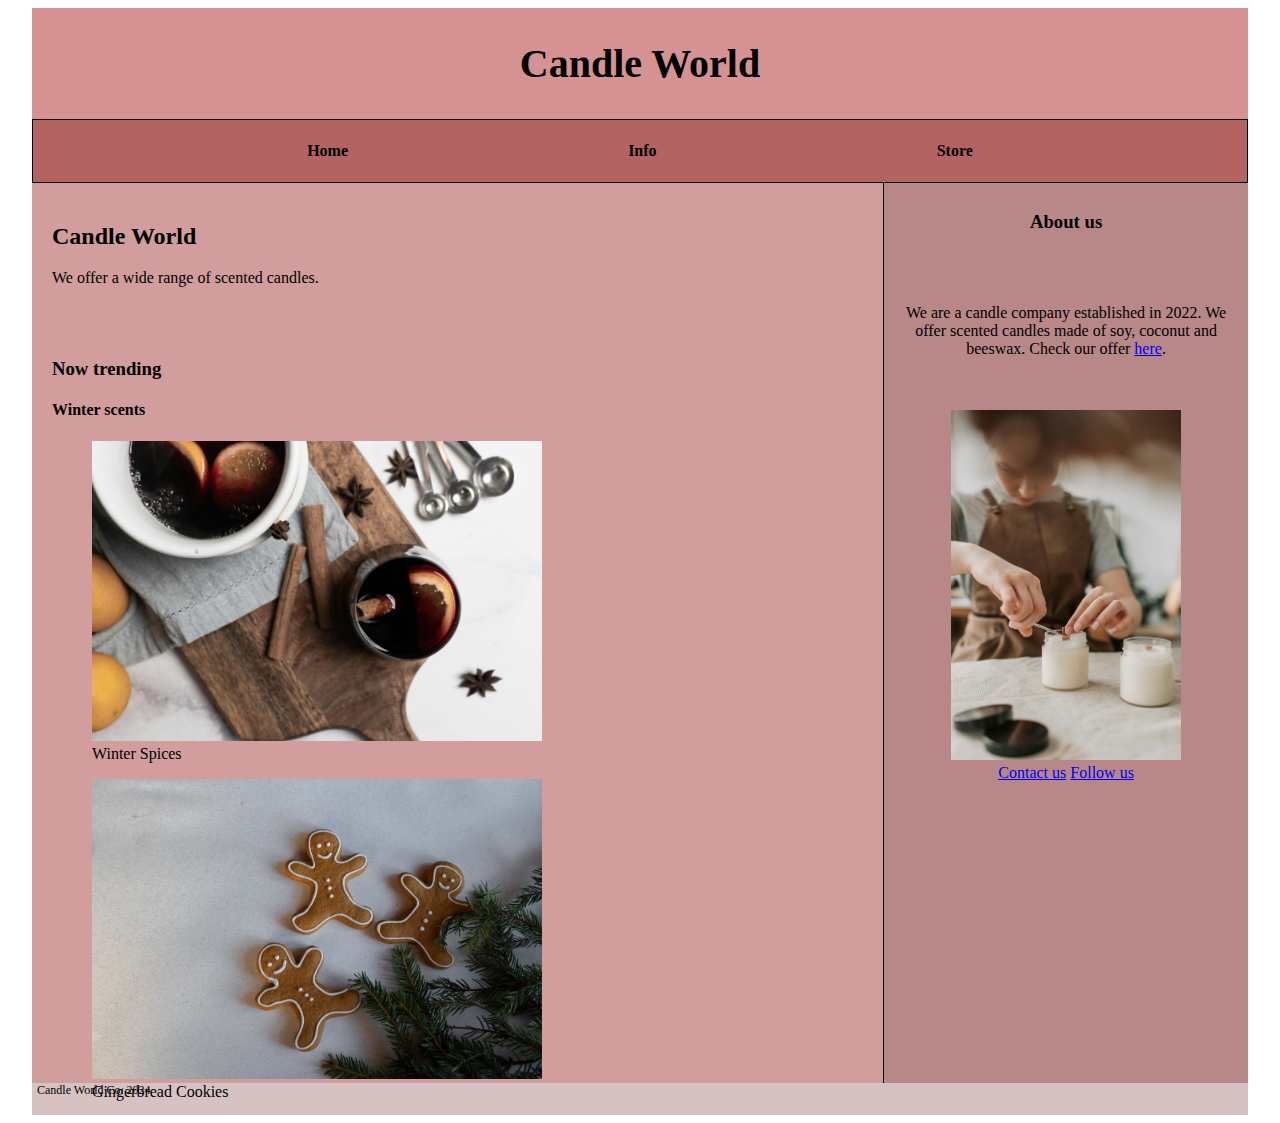
<file: 5B/index.html>
<!DOCTYPE html>
<html lang="en">
<head>
<title>Candle World</title>
<meta charset="utf-8">
<meta name="viewport" content="width=device-width, initial-scale=1">
<link rel="stylesheet" href="style.css">
</head>
<body>

<div id="header">
  <h1>Candle World</h1>
</div>


  <div id="nav">
    <ul>
      <li><a href="index.html">Home</a></li>
      <li><a href="info.html">Info</a></li>
      <li><a href="store.html">Store</a></li>
    </ul>
</div>
  
  <div id="section">
    <h2>Candle World</h2><p>We offer a wide range of scented candles.</p>
    <br><br>
    <h3>Now trending</h3>
    <h4>Winter scents</h4>
    

    <figure><img src="winterspices.jpg" alt="Winter Spices" height="300" width="450"><figcaption>Winter Spices</figcaption></figure>
    <figure><img src="gingerbread.jpeg" alt="Gingerbread Cookies" height="300" width="450"><figcaption>Gingerbread Cookies</figcaption></figure>
</div>
  
  <div id="aside">
    <h3>About us</h3><br><br><p>We are a candle company established in 2022. We offer scented candles made of soy, coconut and beeswax. Check our offer <a href="store.html">here</a>.</p>
    <br><br>
    <img src="aboutus.jpg" alt="Candle making" id="image"><br>
    <a href="mailto:candle@world.com">Contact us</a>
    <a href="https://www.instagram.com/">Follow us</a>

</div>


<div id="footer">
  <p>Candle World Co. 2024</p>
</div>

</body>
</html>
</file>
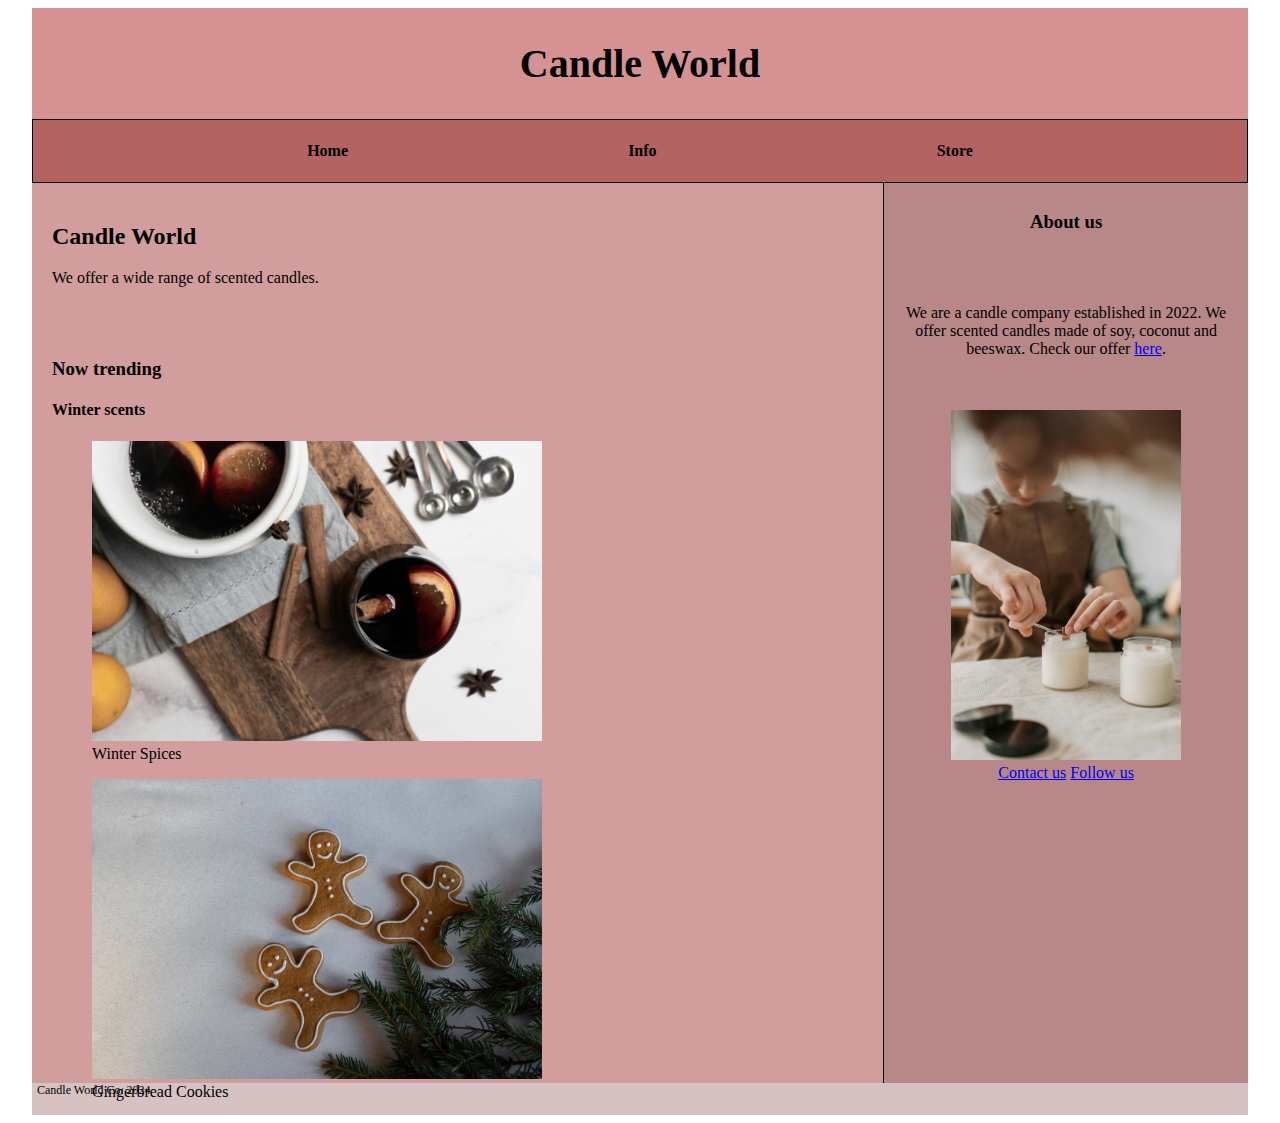
<file: 6B/index.html>
<!DOCTYPE html>
<html lang="en">
<head>
<title>Candle World</title>
<meta charset="utf-8">
<meta name="viewport" content="width=device-width, initial-scale=1">
<link rel="stylesheet" href="style.css">
</head>
<body>

<div id="header">
  <h1>Candle World</h1>
</div>


  <div id="nav">
    <ul>
      <li><a href="index.html">Home</a></li>
      <li><a href="second.html">Info</a></li>
      <li><a href="third.html">Store</a></li>
    </ul>
</div>
  
  <div id="section">
    <h2>Candle World</h2><p>We offer a wide range of scented candles.</p>
    <br><br>
    <h3>Now trending</h3>
    <h4>Winter scents</h4>
    

    <figure><img src="winterspices.jpg" alt="Winter Spices" height="300" width="450"><figcaption>Winter Spices</figcaption></figure>
    <figure><img src="gingerbread.jpeg" alt="Gingerbread Cookies" height="300" width="450"><figcaption>Gingerbread Cookies</figcaption></figure>
</div>
  
  <div id="aside">
    <h3>About us</h3><br><br><p>We are a candle company established in 2022. We offer scented candles made of soy, coconut and beeswax. Check our offer <a href="store.html">here</a>.</p>
    <br><br>
    <img src="aboutus.jpg" alt="Candle making" id="image"><br>
    <a href="mailto:candle@world.com">Contact us</a>
    <a href="https://www.instagram.com/">Follow us</a>

</div>


<div id="footer">
  <p>Candle World Co. 2024</p>
</div>

</body>
</html>
</file>
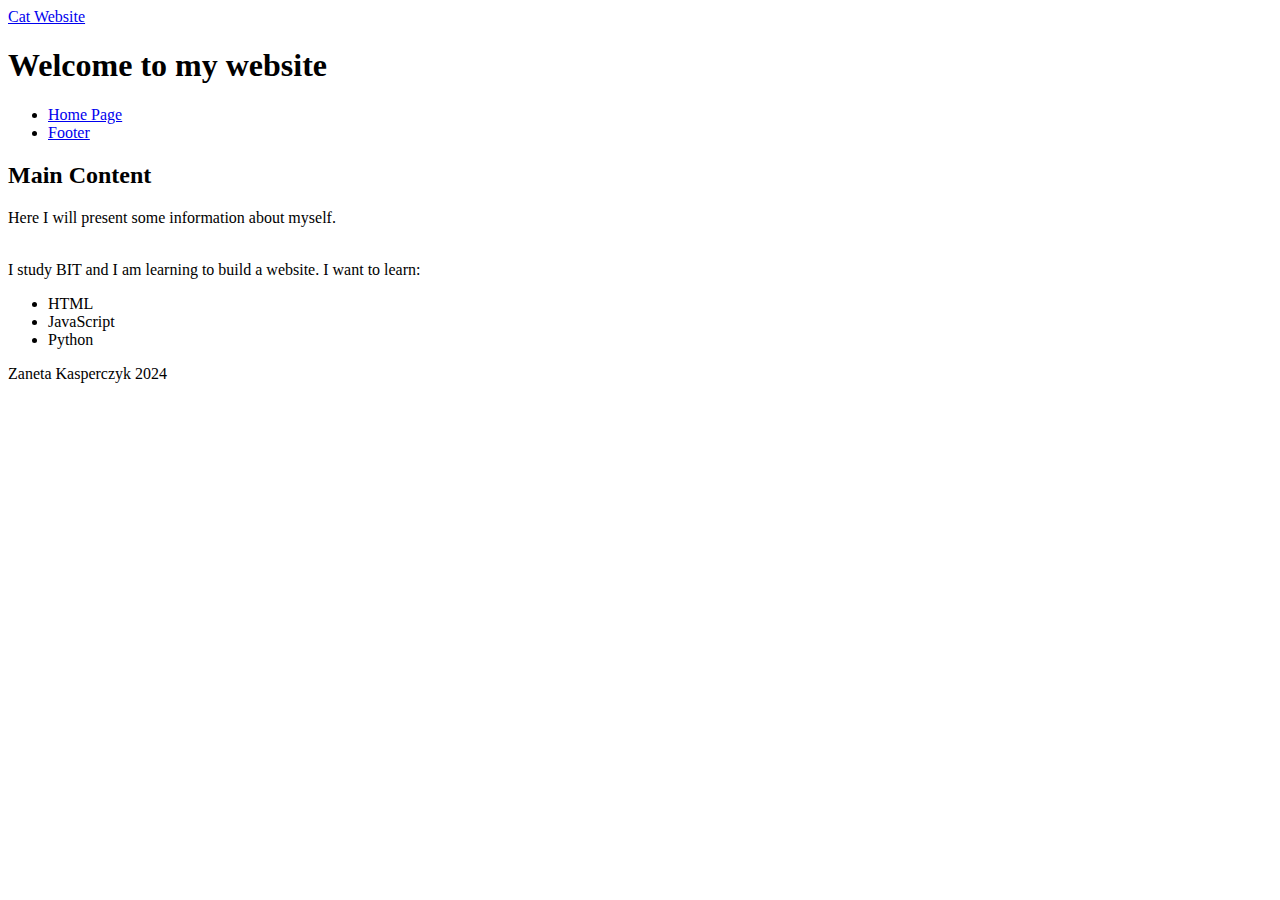
<file: Module4B/index.html>
<!DOCTYPE html>
<html lang="en">
<head>
    <meta charset="UTF-8">
    <meta name="viewport" content="width=device-width, initial-scale=1.0">
    <title>My website</title>
</head>
<body>
<a href="second.html">Cat Website</a>
    <header>
        <h1>Welcome to my website</h1>
    </header>
    <nav>
        <ul>
            <li><a href="#main-content">Home Page</a></li>
            <li><a href="#footer">Footer</a></li>
        </ul>
    </nav>
    <main id="main-content">
        <h2>Main Content</h2>
        <p>Here I will present some information about myself.</p><br>
        I study BIT and I am learning to build a website. I want to learn:<br>
        <ul>
            <li>HTML</li>
            <li>JavaScript</li>
            <li>Python</li>
        </ul>
    </main>




    
    <footer id="footer">
        <p>Zaneta Kasperczyk 2024</p>
    </footer>
</body>
</html>
</file>
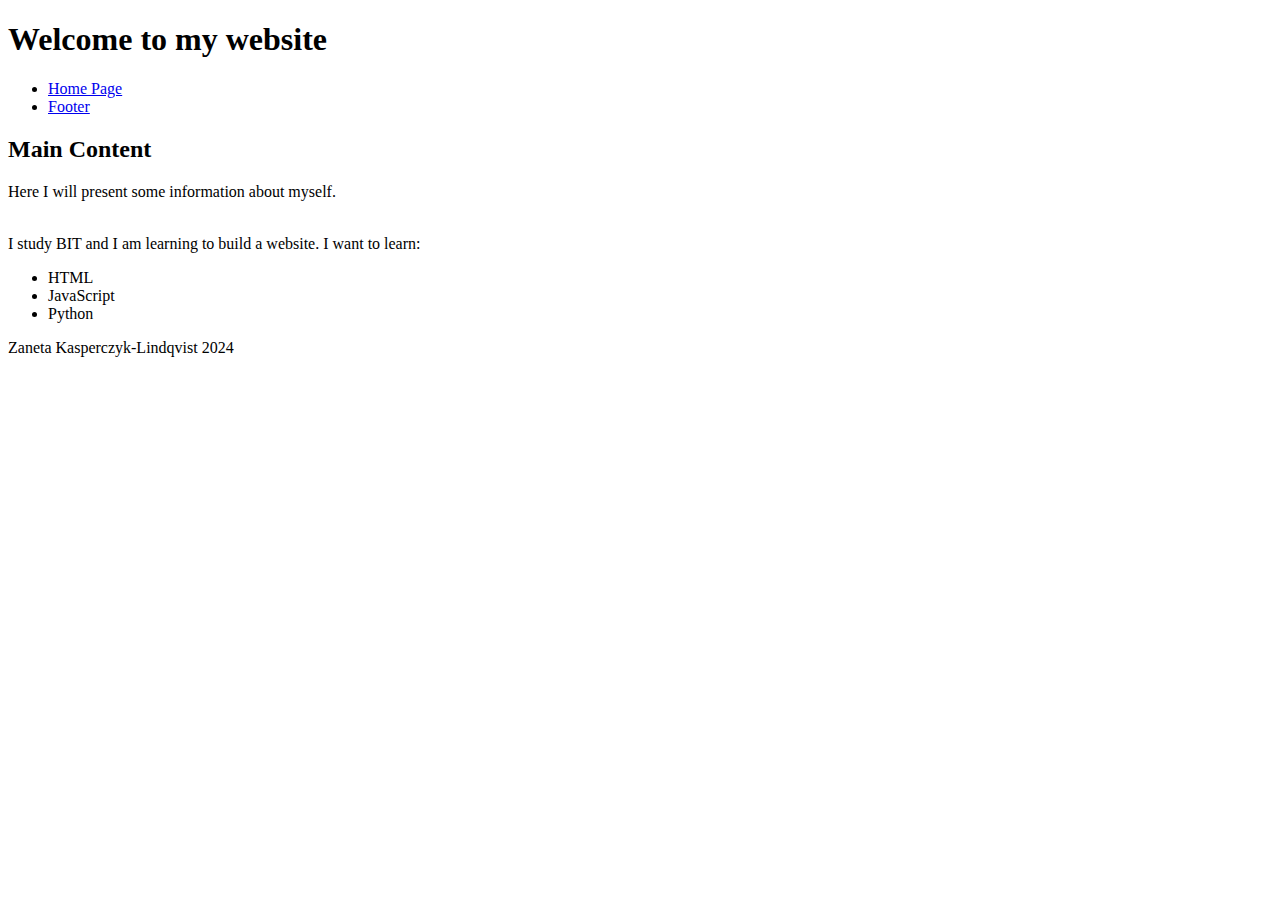
<file: index2.html>
<!DOCTYPE html>
<html lang="en">
<head>
    <meta charset="UTF-8">
    <meta name="viewport" content="width=device-width, initial-scale=1.0">
    <title>My website</title>
</head>
<body>
    <header>
        <h1>Welcome to my website</h1>
    </header>
    <nav>
        <ul>
            <li><a href="#main-content">Home Page</a></li>
            <li><a href="#footer">Footer</a></li>
        </ul>
    </nav>
    <main id="main-content">
        <h2>Main Content</h2>
        <p>Here I will present some information about myself.</p><br>
        I study BIT and I am learning to build a website. I want to learn:<br>
        <ul>
            <li>HTML</li>
            <li>JavaScript</li>
            <li>Python</li>
        </ul>
    </main>




    
    <footer id="footer">
        <p>Zaneta Kasperczyk-Lindqvist 2024</p>
    </footer>
</body>
</html>
</file>
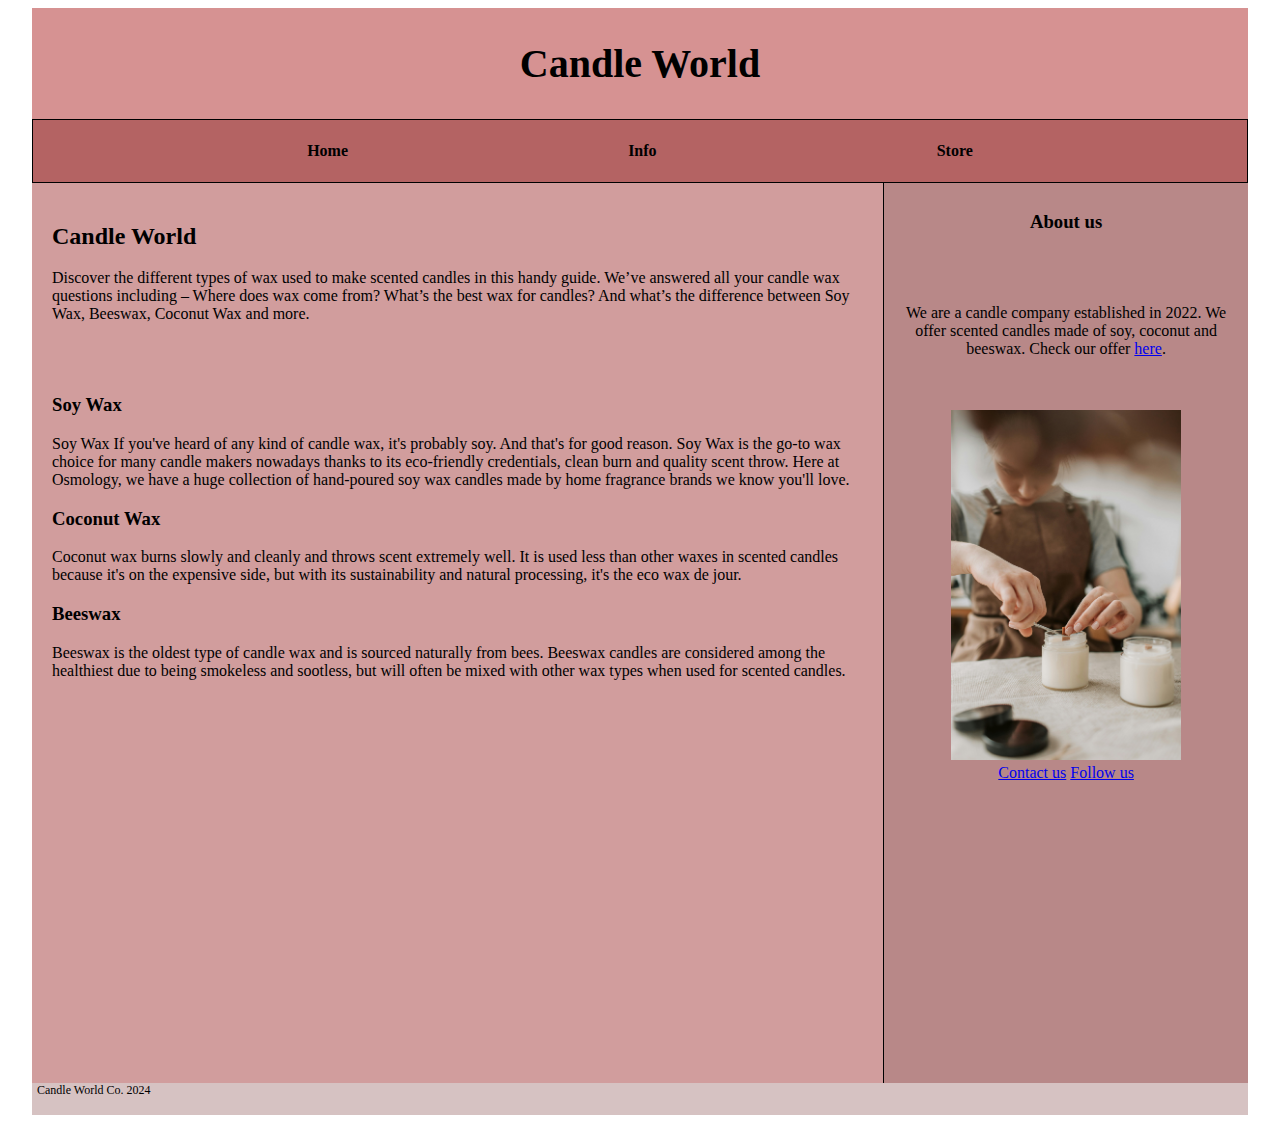
<file: 5B/info.html>
<!DOCTYPE html>
<html lang="en">
<head>
<title>Candle World</title>
<meta charset="utf-8">
<meta name="viewport" content="width=device-width, initial-scale=1">
<link rel="stylesheet" href="style.css">
</head>
<body>

<div id="header">
  <h1>Candle World</h1>
</div>

  <div id="nav">
    <ul>
      <li><a href="index.html">Home</a></li>
      <li><a href="info.html">Info</a></li>
      <li><a href="store.html">Store</a></li>
    </ul>
</div>
  
  <div id="section">
    <h2>Candle World</h2>
    <P>Discover the different types of wax used to make scented candles in this handy guide. We’ve answered all your candle wax questions including – Where does wax come from? What’s the best wax for candles? And what’s the difference between Soy Wax, Beeswax, Coconut Wax and more.</p><br><br>
    <h3>Soy Wax</h3>
    <p>Soy Wax
        If you've heard of any kind of candle wax, it's probably soy. And that's for good reason. Soy Wax is the go-to wax choice for many candle makers nowadays thanks to its eco-friendly credentials, clean burn and quality scent throw. Here at Osmology, we have a huge collection of hand-poured soy wax candles made by home fragrance brands we know you'll love.</p>
        <h3>Coconut Wax</h3>
        <p>Coconut wax burns slowly and cleanly and throws scent extremely well. It is used less than other waxes in scented candles because it's on the expensive side, but with its sustainability and natural processing, it's the eco wax de jour.</p>
        <h3>Beeswax</h3>
        <p>Beeswax is the oldest type of candle wax and is sourced naturally from bees. Beeswax candles are considered among the healthiest due to being smokeless and sootless, but will often be mixed with other wax types when used for scented candles.</p>

  </div>
  <div id="aside">
    <h3>About us</h3><br><br><p>We are a candle company established in 2022. We offer scented candles made of soy, coconut and beeswax. Check our offer <a href="store.html">here</a>.</p>
    <br><br> 
    <img src="aboutus.jpg" alt="Candle making" id="image"><br>
    <a href="mailto:candle@world.com">Contact us</a>
    <a href="https://www.instagram.com/">Follow us</a>

</div>

<div id="footer">
  <p>Candle World Co. 2024</p>
</div>

</body>
</html>
</file>
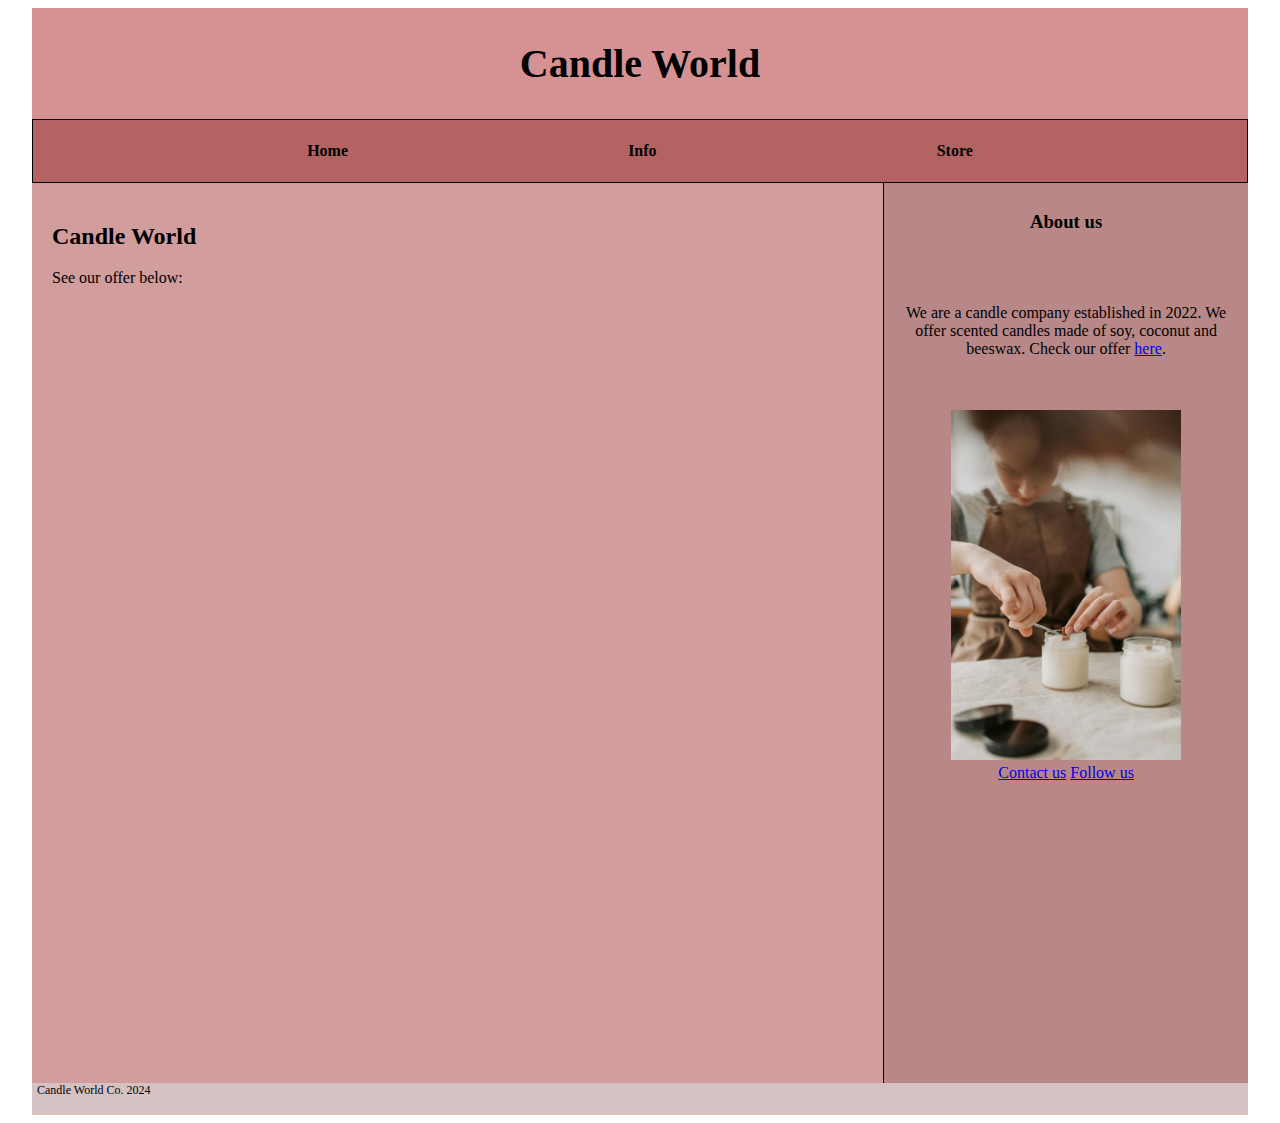
<file: 5B/store.html>
<!DOCTYPE html>
<html lang="en">
<head>
<title>Candle World</title>
<meta charset="utf-8">
<meta name="viewport" content="width=device-width, initial-scale=1">
<link rel="stylesheet" href="style.css">
</head>
<body>

<div id="header">
  <h1>Candle World</h1>
</div>

  <div id="nav">
    <ul>
      <li><a href="index.html">Home</a></li>
      <li><a href="info.html">Info</a></li>
      <li><a href="store.html">Store</a></li>
    </ul>
</div>
  
  <div id="section">
    <h2>Candle World</h2>
    See our offer below:
  </div>
  <div id="aside">
    <h3>About us</h3><br><br><p>We are a candle company established in 2022. We offer scented candles made of soy, coconut and beeswax. Check our offer <a href="store.html">here</a>.</p>
    <br><br>
    <img src="aboutus.jpg" alt="Candle making" id="image"><br>
    <a href="mailto:candle@world.com">Contact us</a>
    <a href="https://www.instagram.com/">Follow us</a>
    

</div>

<div id="footer">
  <p>Candle World Co. 2024</p>
</div>

</body>
</html>
</file>
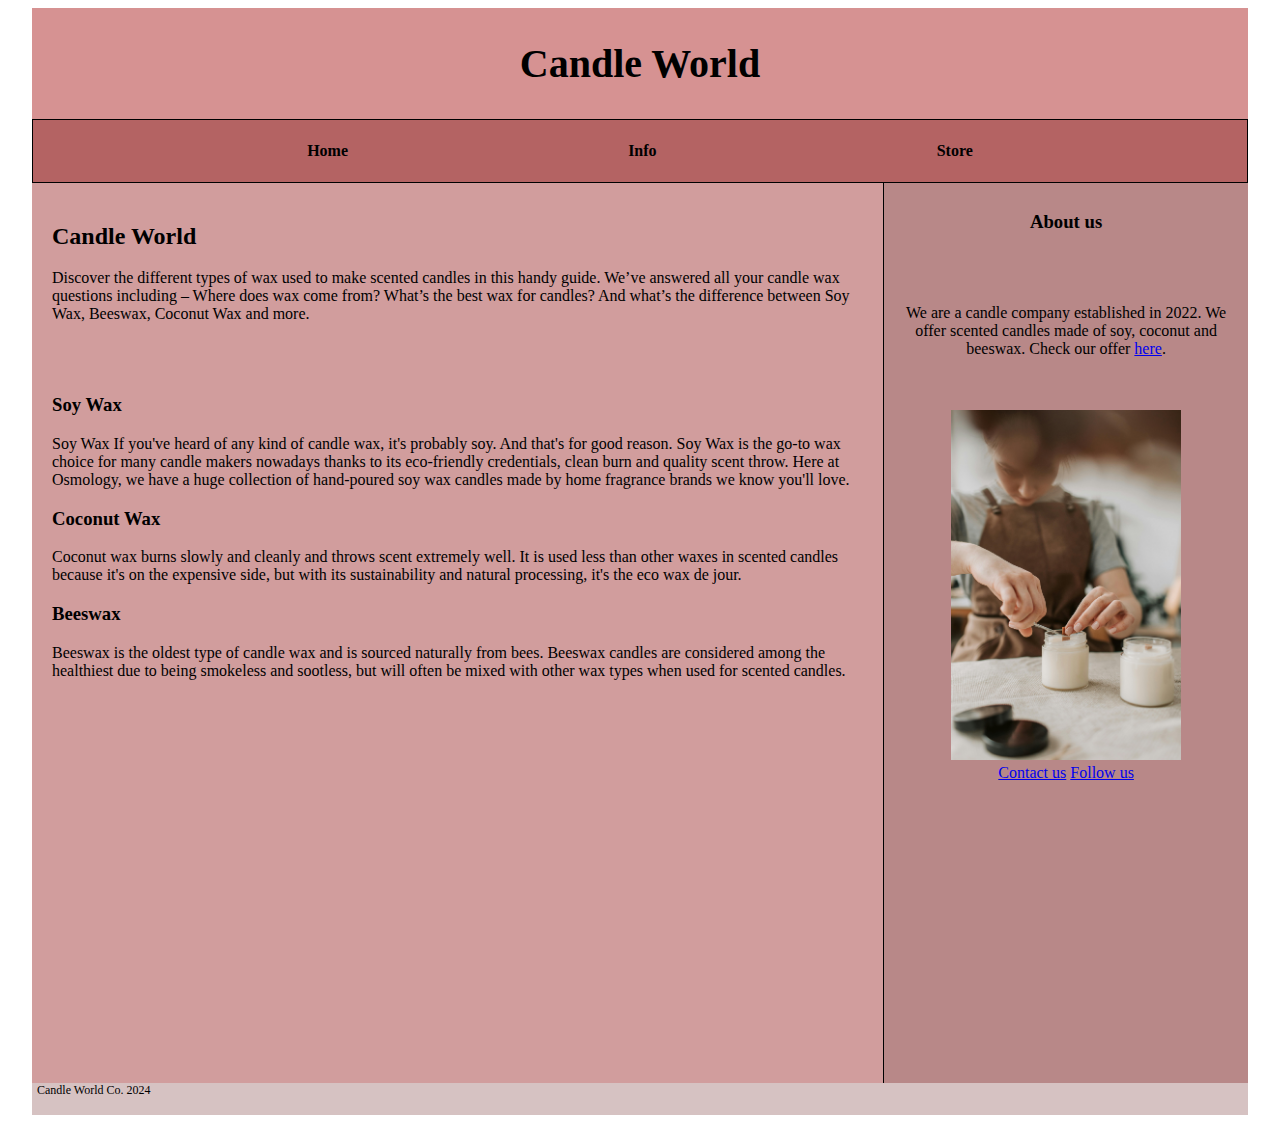
<file: 6B/second.html>
<!DOCTYPE html>
<html lang="en">
<head>
<title>Candle World</title>
<meta charset="utf-8">
<meta name="viewport" content="width=device-width, initial-scale=1">
<link rel="stylesheet" href="style.css">
</head>
<body>

<div id="header">
  <h1>Candle World</h1>
</div>

  <div id="nav">
    <ul>
      <li><a href="index.html">Home</a></li>
      <li><a href="second.html">Info</a></li>
      <li><a href="third.html">Store</a></li>
    </ul>
</div>
  
  <div id="section">
    <h2>Candle World</h2>
    <P>Discover the different types of wax used to make scented candles in this handy guide. We’ve answered all your candle wax questions including – Where does wax come from? What’s the best wax for candles? And what’s the difference between Soy Wax, Beeswax, Coconut Wax and more.</p><br><br>
    <h3>Soy Wax</h3>
    <p>Soy Wax
        If you've heard of any kind of candle wax, it's probably soy. And that's for good reason. Soy Wax is the go-to wax choice for many candle makers nowadays thanks to its eco-friendly credentials, clean burn and quality scent throw. Here at Osmology, we have a huge collection of hand-poured soy wax candles made by home fragrance brands we know you'll love.</p>
        <h3>Coconut Wax</h3>
        <p>Coconut wax burns slowly and cleanly and throws scent extremely well. It is used less than other waxes in scented candles because it's on the expensive side, but with its sustainability and natural processing, it's the eco wax de jour.</p>
        <h3>Beeswax</h3>
        <p>Beeswax is the oldest type of candle wax and is sourced naturally from bees. Beeswax candles are considered among the healthiest due to being smokeless and sootless, but will often be mixed with other wax types when used for scented candles.</p>

  </div>
  <div id="aside">
    <h3>About us</h3><br><br><p>We are a candle company established in 2022. We offer scented candles made of soy, coconut and beeswax. Check our offer <a href="store.html">here</a>.</p>
    <br><br> 
    <img src="aboutus.jpg" alt="Candle making" id="image"><br>
    <a href="mailto:candle@world.com">Contact us</a>
    <a href="https://www.instagram.com/">Follow us</a>

</div>

<div id="footer">
  <p>Candle World Co. 2024</p>
</div>

</body>
</html>
</file>
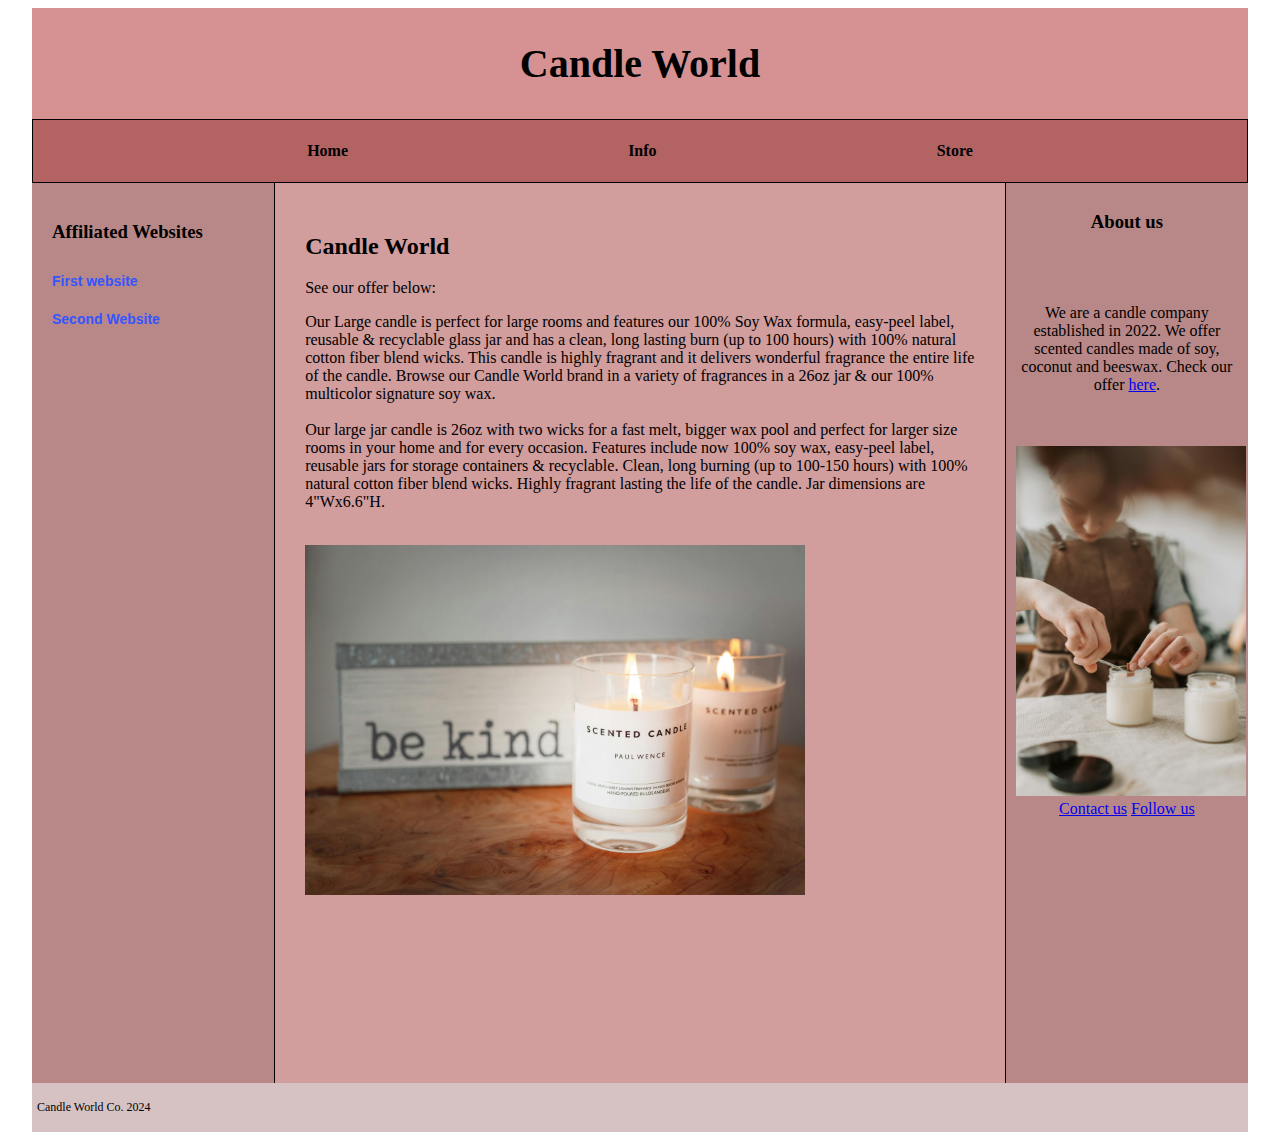
<file: 6B/third.html>
<!DOCTYPE html>
<html lang="en">
<head>
<title>Candle World</title>
<meta charset="utf-8">
<meta name="viewport" content="width=device-width, initial-scale=1">
<link rel="stylesheet" href="style-third.css">
</head>
<body>

<div id="header">
  <h1>Candle World</h1>
</div>

  <div id="nav">
    <ul>
      <li><a href="index.html">Home</a></li>
      <li><a href="second.html">Info</a></li>
      <li><a href="third.html">Store</a></li>
    </ul>
</div>
  <div id="navside">
  <h3>Affiliated Websites</h3>
    <ul>
      <li><a href="https://kringlecandle.com/" target="_blank">First website</a></li>
      <li><a href="https://yankeecandle.pl/" target="_blank">Second Website</a></li>
        </ul>
</div>
  <div id="section">
    <h2>Candle World</h2>
    See our offer below:<br>
	<p>Our Large candle is perfect for large rooms and features our 100% Soy Wax formula, easy-peel label, reusable & recyclable glass jar and has a clean, long lasting burn (up to 100 hours) with 100% natural cotton fiber blend wicks. This candle is highly fragrant and it delivers wonderful fragrance the entire life of the candle. 
Browse our Candle World brand in a variety of fragrances in a 26oz jar & our 100% multicolor signature soy wax.
<br><br>Our large jar candle is 26oz with two wicks for a fast melt, bigger wax pool and perfect for larger size rooms in your home and for every occasion. Features include now 100% soy wax, easy-peel label, reusable jars for storage containers & recyclable. Clean, long burning (up to 100-150 hours) with 100% natural cotton fiber blend wicks. Highly fragrant lasting the life of the candle. Jar dimensions are 4"Wx6.6"H.</p>
<br><img src="candles.jpg" alt="Candle example" height="350" width="500"><br>
  </div>
  <div id="aside">
    <h3>About us</h3><br><br><p>We are a candle company established in 2022. We offer scented candles made of soy, coconut and beeswax. Check our offer <a href="store.html">here</a>.</p>
    <br><br>
    <img src="aboutus.jpg" alt="Candle making" id="image"><br>
    <a href="mailto:candle@world.com">Contact us</a>
    <a href="https://www.instagram.com/">Follow us</a>
    

</div>


<div id="footer">
  <p>Candle World Co. 2024</p>
</div>

</body>
</html>
</file>
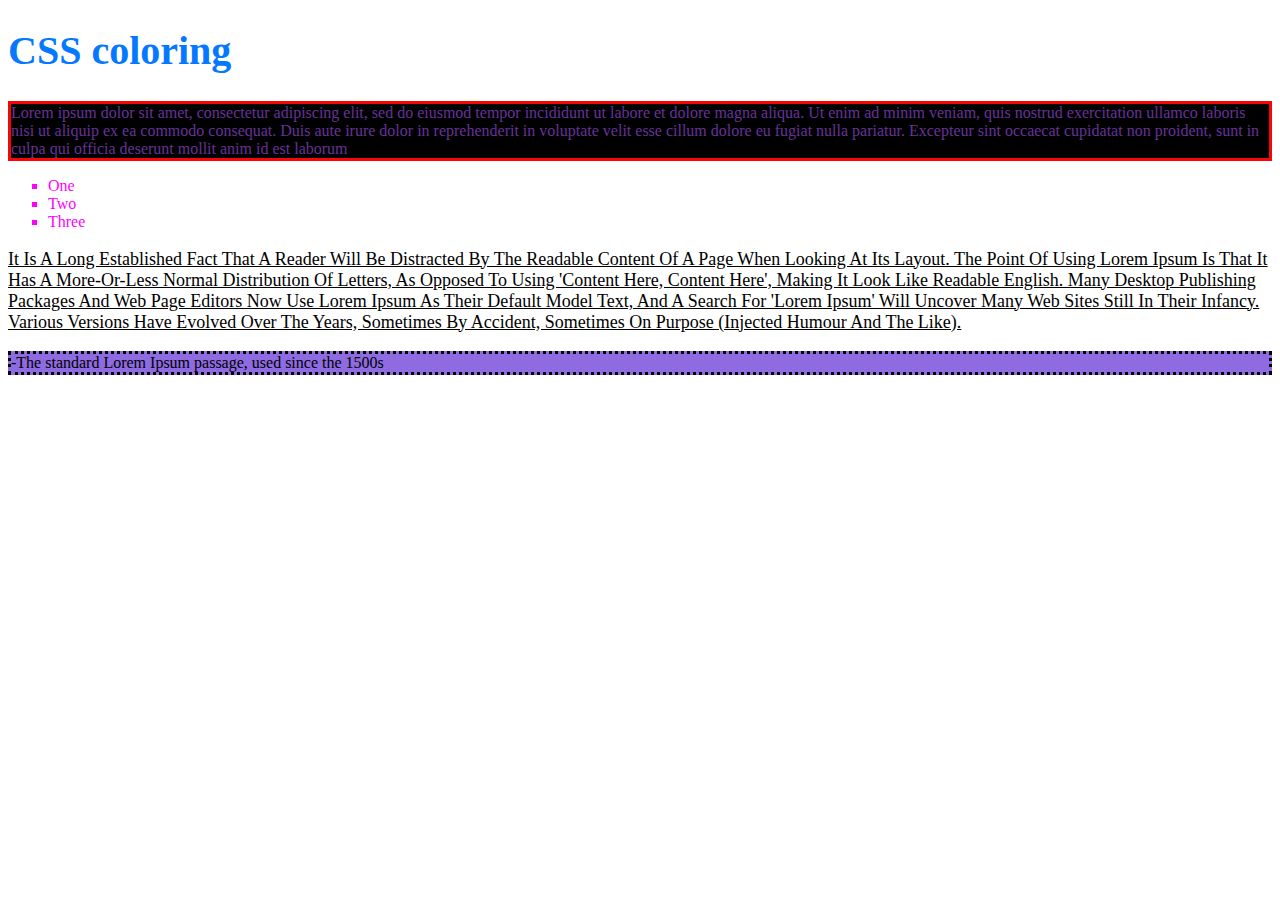
<file: CSS_Basics_Assignment/CSSindex.html>
<!DOCTYPE html>
<html lang="en">
<head>
    <meta charset="UTF-8">
    <meta name="viewport" content="width=device-width, initial-scale=1.0">
    <link rel="stylesheet" type="text/css" href="styles.css">
    <title>My Simple HTML Page</title>
</head>
<body>
    
        <h1 class="header-example">CSS coloring</h1>
        <p class ="color-example">Lorem ipsum dolor sit amet, consectetur adipiscing elit, sed do eiusmod tempor incididunt ut labore et dolore magna aliqua. Ut enim ad minim veniam, quis nostrud exercitation ullamco laboris nisi ut aliquip ex ea commodo consequat. Duis aute irure dolor in reprehenderit in voluptate velit esse cillum dolore eu fugiat nulla pariatur. Excepteur sint occaecat cupidatat non proident, sunt in culpa qui officia deserunt mollit anim id est laborum</p>
        <ul class="list-example">
            <li>One</li>
            <li>Two</li>
            <li>Three</li>

        </ul>
        <p class="text-example">It is a long established fact that a reader will be distracted by the readable content of a page when looking at its layout. The point of using Lorem Ipsum is that it has a more-or-less normal distribution of letters, as opposed to using 'Content here, content here', making it look like readable English. Many desktop publishing packages and web page editors now use Lorem Ipsum as their default model text, and a search for 'lorem ipsum' will uncover many web sites still in their infancy. Various versions have evolved over the years, sometimes by accident, sometimes on purpose (injected humour and the like).</p>
        <div class="div-example">-The standard Lorem Ipsum passage, used since the 1500s</div>
</body>
</html>
</file>
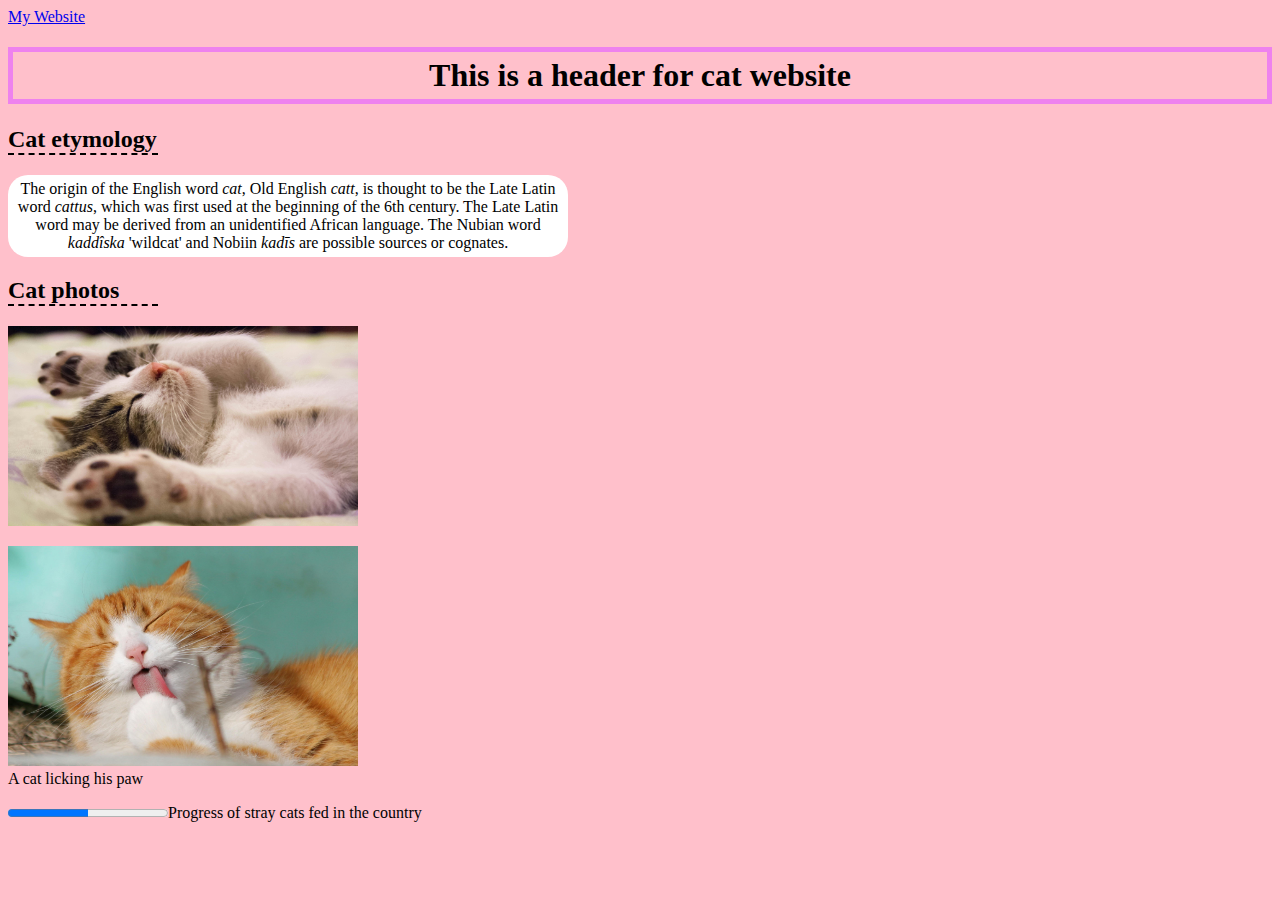
<file: Module4B/second.html>
<!DOCTYPE html>
<html lang="en">
<head>
    <meta charset="UTF-8">
    <meta name="viewport" content="width=device-width, initial-scale=1.0">
	<link rel="stylesheet" href="style.css">
    <title>Cat Website</title>
</head>
<body>
<a href="index.html">My Website</a>

    <h1>This is a header for cat website</h1>
	<h2>Cat etymology</h2>
	<p>The origin of the English word <i>cat</i>, Old English <i>catt</i>, is thought to be the Late Latin word <i>cattus</i>, which was first used at the beginning of the 6th century. The Late Latin word may be derived from an unidentified African language. The Nubian word <i>kaddîska</i> 'wildcat' and Nobiin <i>kadīs</i> are possible sources or cognates.</p>
	<h2>Cat photos</h2>
	<img src="catimage.jpg" alt="Resting cat" height="200" width="350"><br>
	<figure><img src="catpaw.jpg" width="350" height="220" alt="Cat licking his paw"><figcaption>A cat licking his paw</figcaption></figure>
	
	
	<progress value="500" max="1000"></progress>Progress of stray cats fed in the country
</body>
</html>
</file>
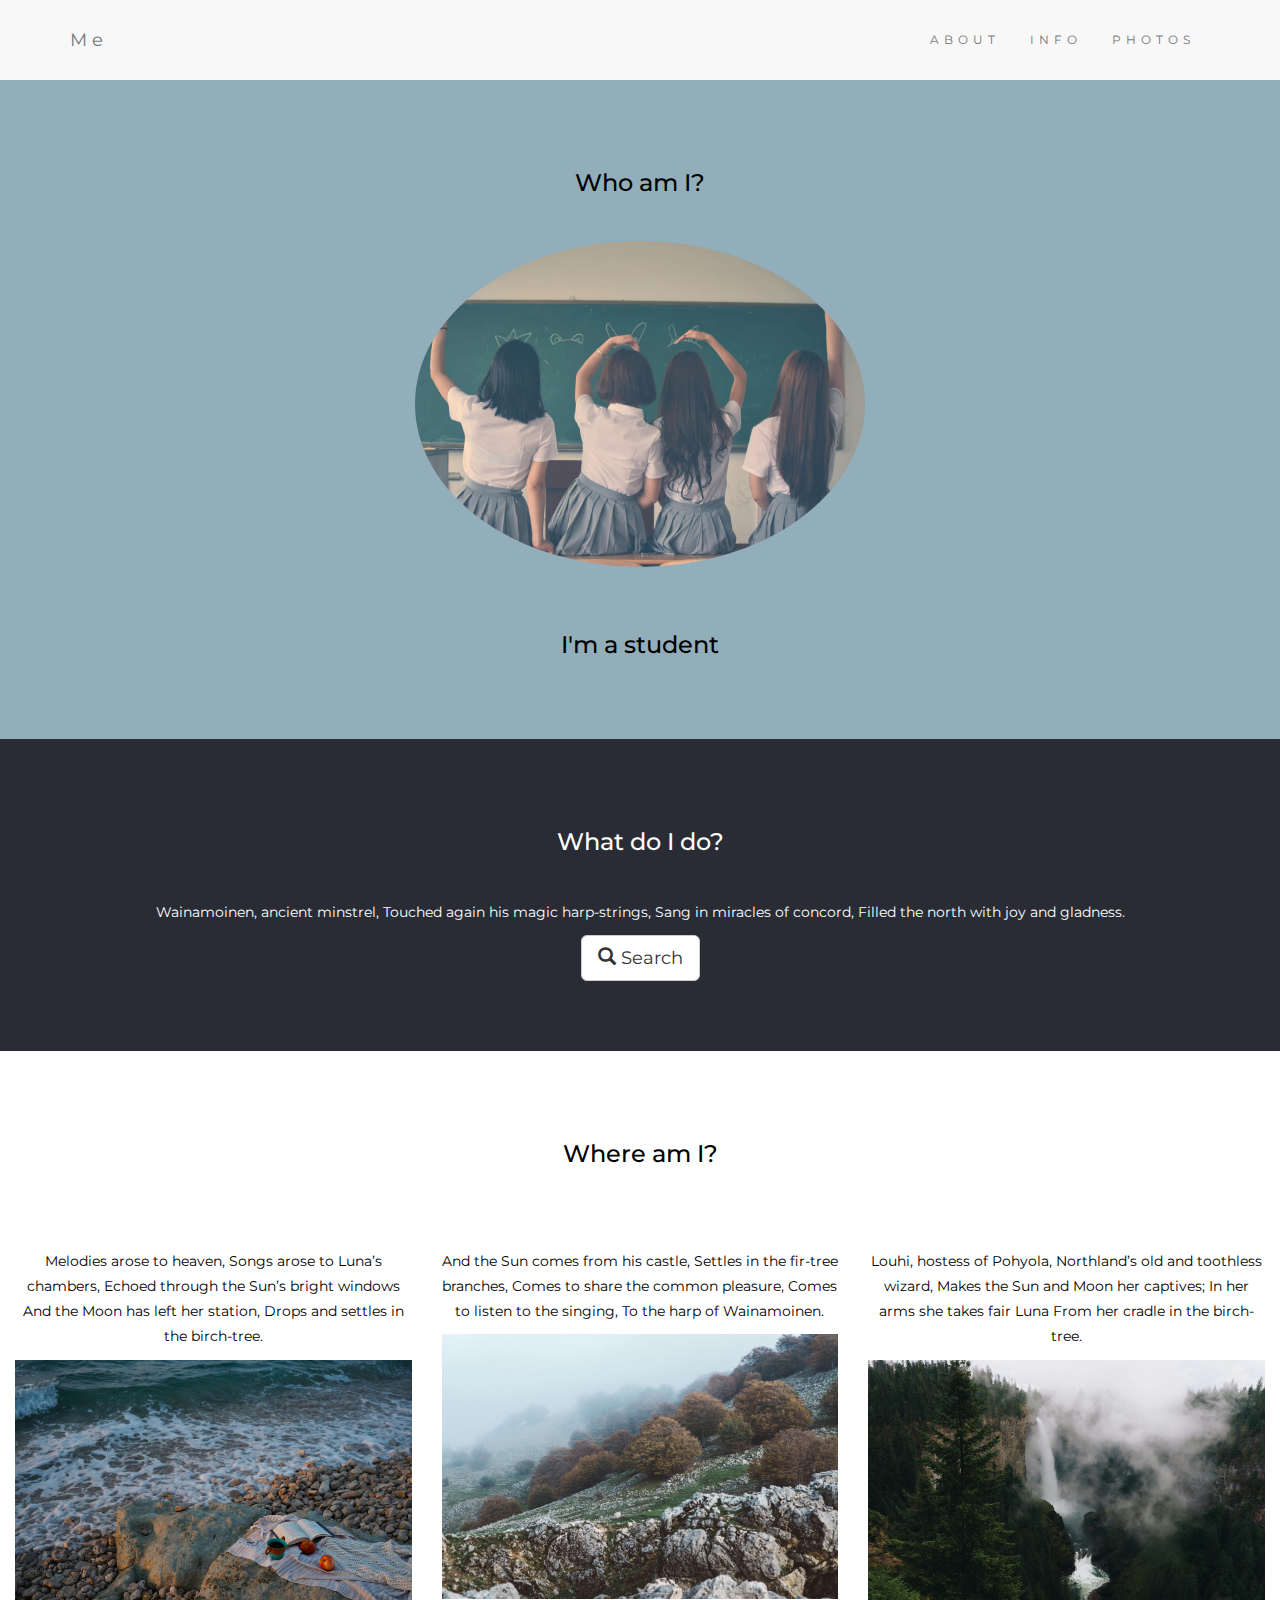
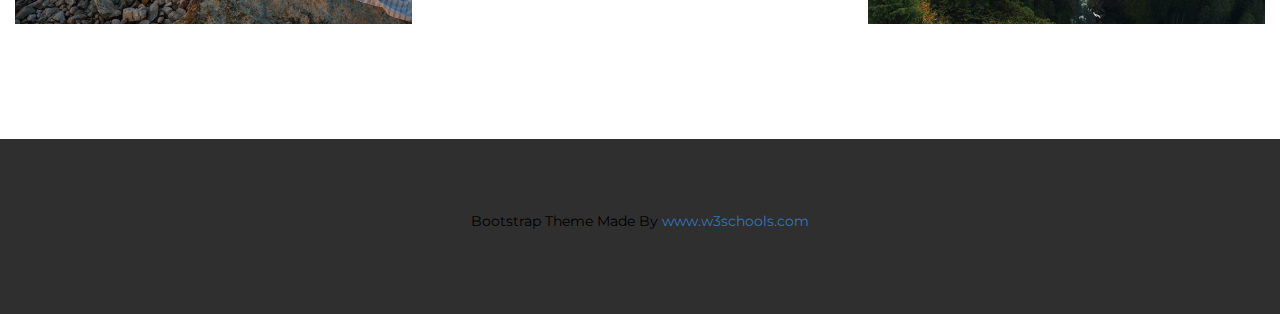
<file: module7/module7.html>
<!DOCTYPE html>
<html lang="en">
<head>
  <!-- Theme Made By www.w3schools.com - No Copyright -->
  <title>My Student's Page</title>
  <meta charset="utf-8">
  <meta name="viewport" content="width=device-width, initial-scale=1">
  <link rel="stylesheet" href="https://maxcdn.bootstrapcdn.com/bootstrap/3.4.1/css/bootstrap.min.css">
  <link href="https://fonts.googleapis.com/css?family=Montserrat" rel="stylesheet">
  <script src="https://ajax.googleapis.com/ajax/libs/jquery/3.7.1/jquery.min.js"></script>
  <script src="https://maxcdn.bootstrapcdn.com/bootstrap/3.4.1/js/bootstrap.min.js"></script>
  <style>
  body {
    font: 20px Montserrat, sans-serif;
    line-height: 1.8;
    color: #f5f6f7;
  }
  p {font-size: 14px;}
  .margin {margin-bottom: 45px;}
  .bg-1 { 
    background-color: #92aebb; 
    color: #000000;
  }
  .bg-2 { 
    background-color: #292c35; 
    color: #ffffff;
  }
  .bg-3 { 
    background-color: #ffffff;
    color: #000000;
  }
  .bg-4 { 
    background-color: #2f2f2f; 
    color: #000000;
  }
  .container-fluid {
    padding-top: 70px;
    padding-bottom: 70px;
  }
  .navbar {
    padding-top: 15px;
    padding-bottom: 15px;
    border: 0;
    border-radius: 0;
    margin-bottom: 0;
    font-size: 12px;
    letter-spacing: 5px;
  }
  .navbar-nav  li a:hover {
    color: #769fb8 !important;
  }
  </style>
</head>
<body>

<!-- Navbar -->
<nav class="navbar navbar-default">
  <div class="container">
    <div class="navbar-header">
      <button type="button" class="navbar-toggle" data-toggle="collapse" data-target="#myNavbar">
        <span class="icon-bar"></span>
        <span class="icon-bar"></span>
        <span class="icon-bar"></span>                        
      </button>
      <a class="navbar-brand" href="#">Me</a>
    </div>
    <div class="collapse navbar-collapse" id="myNavbar">
      <ul class="nav navbar-nav navbar-right">
        <li><a href="#">ABOUT</a></li>
        <li><a href="#">INFO</a></li>
        <li><a href="#">PHOTOS</a></li>
      </ul>
    </div>
  </div>
</nav>

<!-- First Container -->
<div class="container-fluid bg-1 text-center">
  <h3 class="margin">Who am I?</h3>
  <img src="student.jpg" class="img-responsive img-circle margin" style="display:inline" alt="Student" width="450" height="450">
  <h3>I'm a student</h3>
</div>

<!-- Second Container -->
<div class="container-fluid bg-2 text-center">
  <h3 class="margin">What do I do?</h3>
  <p>Wainamoinen, ancient minstrel,
    Touched again his magic harp-strings,
    Sang in miracles of concord,
    Filled the north with joy and gladness. </p>
  <a href="#" class="btn btn-default btn-lg">
    <span class="glyphicon glyphicon-search"></span> Search
  </a>
</div>

<!-- Third Container (Grid) -->
<div class="container-fluid bg-3 text-center">    
  <h3 class="margin">Where am I?</h3><br>
  <div class="row">
    <div class="col-sm-4">
      <p>Melodies arose to heaven,
        Songs arose to Luna’s chambers,
        Echoed through the Sun’s bright windows
        And the Moon has left her station,
        Drops and settles in the birch-tree.</p>
      <img src="beach.jpg" class="img-responsive margin" style="width:100%" alt="Beach">
    </div>
    <div class="col-sm-4"> 
      <p>And the Sun comes from his castle,
        Settles in the fir-tree branches,
        Comes to share the common pleasure,
        Comes to listen to the singing,
        To the harp of Wainamoinen.</p>
      <img src="mountains.jpg" class="img-responsive margin" style="width:100%" alt="Mountains">
    </div>
    <div class="col-sm-4"> 
      <p>Louhi, hostess of Pohyola,
        Northland’s old and toothless wizard,
        Makes the Sun and Moon her captives;
        In her arms she takes fair Luna
        From her cradle in the birch-tree.</p>
      <img src="river.jpg" class="img-responsive margin" style="width:100%" alt="River">
    </div>
  </div>
</div>

<!-- Footer -->
<footer class="container-fluid bg-4 text-center">
  <p>Bootstrap Theme Made By <a href="https://www.w3schools.com">www.w3schools.com</a></p> 
</footer>

</body>
</html>
</file>
<file: 5B/style.css>
* {
    box-sizing: border-box;
  }
  
  body {
    width: 95%;
    margin-left: auto;
    margin-right: auto;
    }  
  
 
  #header {
    background-color: #d69292;
    padding: 5px;
    text-align: center;
    font-size: 20px;
    color: rgb(0, 0, 0);
  }
  
  
  #nav {
    
    overflow: hidden;
    background: #B46363;
    border:#000000 solid 1px;

  }

  #nav a {
    float: left;
    font-weight: bold;
    display: block;
    color: #000000;
    text-align: center;
    padding: 6px 6px;
    text-decoration: none;
}
  
  
  #nav ul {
    list-style-type: none;
    display:flex;
    justify-content:space-evenly;
    align-items:center;
    padding: 0;
  }
  #aside {
    float: left;
    width: 30%;
    background: #b88888;
    padding: 10px;
    border-left: #000000 solid 1px;
    height: 100vh;
    text-align: center;
  }

  #image {width: 230px;
    height: 350px;
    object-fit: cover;

  }
  #section {
    float: left;
    padding: 20px;
    width: 70%;
    background-color: #d19d9d;
    height: 100vh;
    
 
  }

  section::after {
    content: "";
    display: table;
    clear: both;
  }
  
  
  #footer {
    background-color: #d6c2c2;
    padding: 5px;
    font-size: 12px;
    text-align: left;
    color: rgb(0, 0, 0);
  }
  

  @media (max-width: 600px) {
    #aside, #article{
      width: 100%;
      height: auto;
    }
  }
</file>
<file: 6B/style.css>
* {
    box-sizing: border-box;
  }
  
  body {
    width: 95%;
    margin-left: auto;
    margin-right: auto;
    }  
  
 
  #header {
    background-color: #d69292;
    padding: 5px;
    text-align: center;
    font-size: 20px;
    color: rgb(0, 0, 0);
  }
  
  
  #nav {
    
    overflow: hidden;
    background: #B46363;
    border:#000000 solid 1px;

  }

  #nav a {
    float: left;
    font-weight: bold;
    display: block;
    color: #000000;
    text-align: center;
    padding: 6px 6px;
    text-decoration: none;
	
}
  
  #nav a:hover {
  color: #ff3333;
}
  #nav ul {
    list-style-type: none;
    display:flex;
    justify-content:space-evenly;
    align-items:center;
    padding: 0;
  }
  #aside {
    float: left;
    width: 30%;
    background: #b88888;
    padding: 10px;
    border-left: #000000 solid 1px;
    height: 100vh;
    text-align: center;
  }

  #image {width: 230px;
    height: 350px;
    object-fit: cover;

  }
  #section {
    float: left;
    padding: 20px;
    width: 70%;
    background-color: #d19d9d;
    height: 100vh;
    
 
  }

  section::after {
    content: "";
    display: table;
    clear: both;
  }
  
  
  #footer {
    background-color: #d6c2c2;
    padding: 5px;
    font-size: 12px;
    text-align: left;
    color: rgb(0, 0, 0);
  }
  

  @media (max-width: 600px) {
    #aside, #article{
      width: 100%;
      height: auto;
    }
  }
</file>
<file: 6B/style-third.css>
* {
    box-sizing: border-box;
  }
  
  body {
    width: 95%;
    margin-left: auto;
    margin-right: auto;
    }  
  
 
  #header {
    background-color: #d69292;
    padding: 5px;
    text-align: center;
    font-size: 20px;
    color: rgb(0, 0, 0);
  }
  
  
  #nav {
    
    overflow: hidden;
    background: #B46363;
    border:#000000 solid 1px;

  }

  #nav a {
    float: left;
    font-weight: bold;
    display: block;
    color: #000000;
    text-align: center;
    padding: 6px 6px;
    text-decoration: none;
}
  #nav a:hover {
  color: #ff3333;
}
  
  #nav ul {
    list-style-type: none;
    display:flex;
    justify-content:space-evenly;
    align-items:center;
    padding: 0;
  }
  
    #navside {
    float: left;
	width: 20%;	
    background-color: #b88888;
	padding: 20px;
	border-right:#000000 solid 1px;
	height: 100vh;

  }

  #navside a {
    font-weight: bold;
    color: #000000;
    padding: 0;
    text-decoration: none;
	color: #3355ff;
	font-family: Verdana, sans-serif;
	font-size: 14px;
}
  #navside li {
    margin-bottom: 10px;
	padding-top: 10px;
	
  }
  
  #navside ul {
    list-style-type: none; 
    padding: 0;
	
  }
  
  #aside {
    float: left;
    width: 20%;
    background: #b88888;
    padding: 10px;
    border-left: #000000 solid 1px;
    height: 100vh;
    text-align: center;
  }

  #image {width: 230px;
    height: 350px;
    object-fit: cover;

  }
  #section {
    float: left;
    padding: 30px;
    width: 60%;
    background-color: #d19d9d;
    height: 100vh;
    
 
  }

  section::after {
    content: "";
    display: table;
    clear: both;
  }
  
  
  #footer {
    clear: both;
	background-color: #d6c2c2;
    padding: 5px;
    font-size: 12px;
    text-align: left;
    color: rgb(0, 0, 0);
  }
  

  @media (max-width: 600px) {
    #aside, #article{
      width: 100%;
      height: auto;
    }
  }
</file>
<file: CSS_Basics_Assignment/styles.css>
.color-example {
    color: rebeccapurple;
    background-color: #000000;
    border-color: rgb(248, 6, 6); 
    border-style: solid

  }

  .header-example {
    font-family: "Calibri";
    font-size: 40px;
    color: rgb(4, 121, 255)
  }

  .list-example {
    list-style-type: square;
    color: fuchsia
  }

  .text-example {
    font-family: Verdana;
    font-size: large;
    text-transform: capitalize;
    text-decoration: underline;
  }

  .div-example {
    background-color: rgb(142, 107, 224);
    border-color: #000000;
    border-style: dotted
  }
</file>
<file: Module4B/style.css>
body { background-color: pink;
color: black;
}
h1 { border: 5px solid violet;
text-align: center;
padding: 5px; }
p {background-color: white;
width: 550px;
text-align: center;
border-radius: 20px;
padding: 5px; }
h2 { border-bottom: 2px dashed black;
width: 150px	
}
figure {margin-left: 0px;
}
</file>
